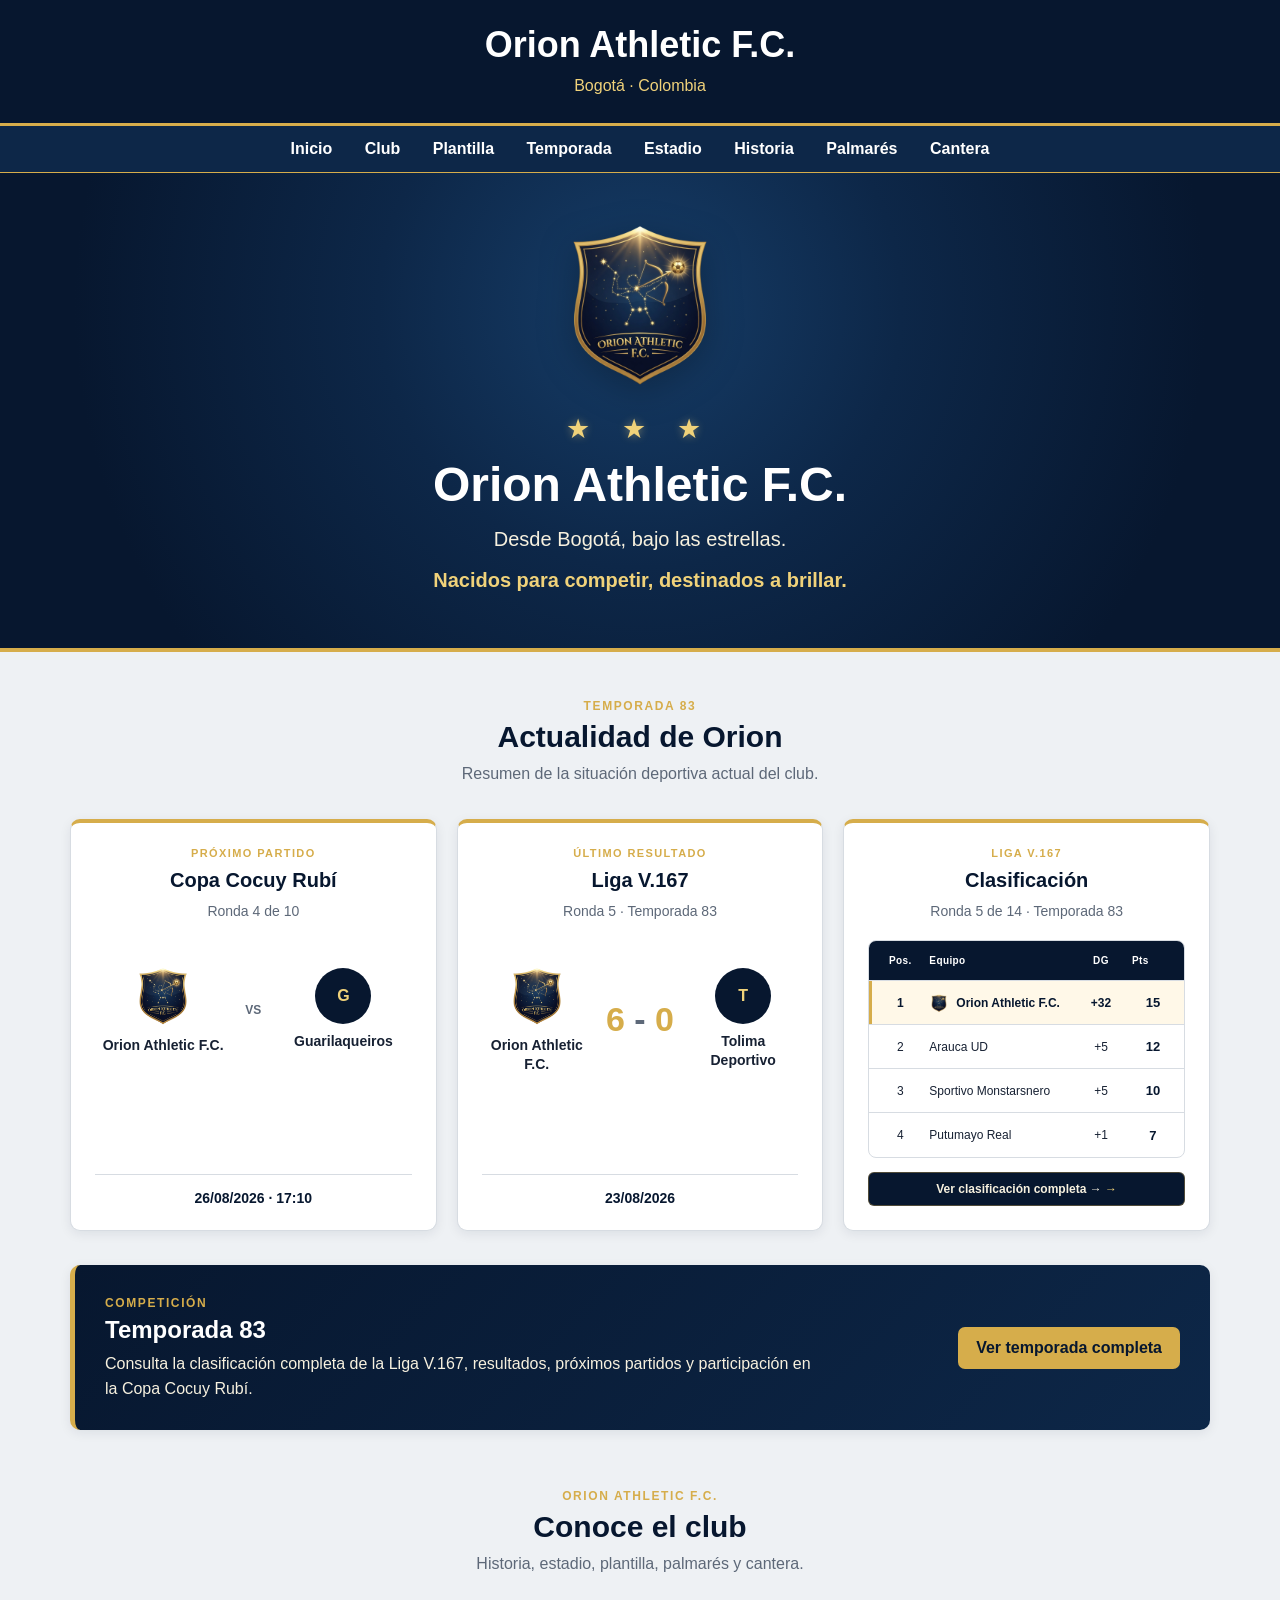
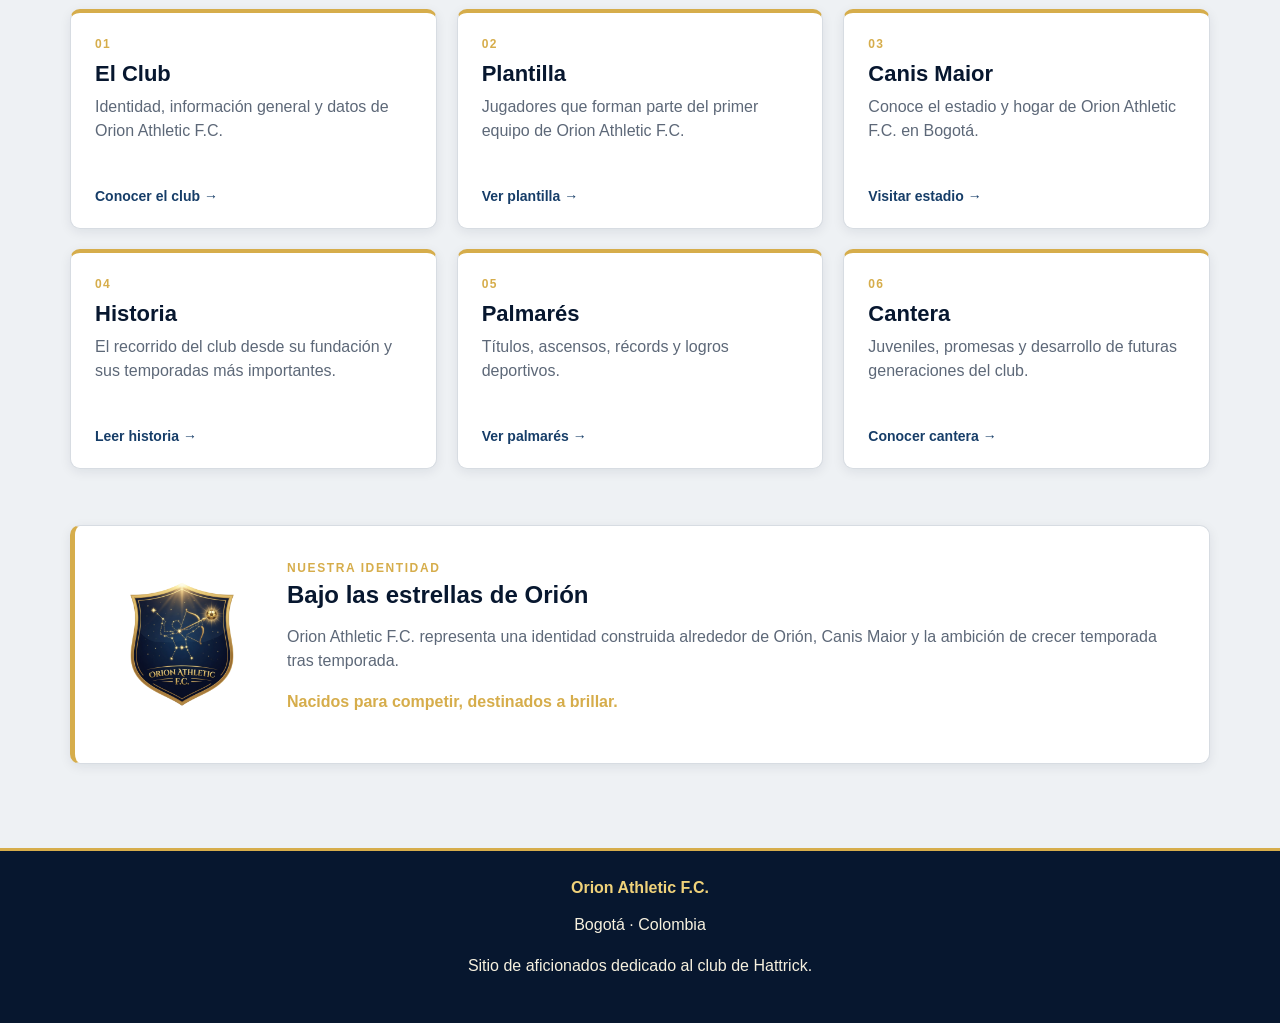
<file: index.html>
<!DOCTYPE html>
<html lang="es">

<head>
  <meta charset="UTF-8">

  <meta
    name="viewport"
    content="width=device-width, initial-scale=1.0"
  >

  <meta
    name="description"
    content="Sitio oficial de Orion Athletic F.C., club de Hattrick de Bogotá, Colombia."
  >

  <title>Orion Athletic F.C.</title>

  <link
    rel="stylesheet"
    href="css/styles.css"
  >
</head>

<body>

  <!-- =========================
       CABECERA
  ========================== -->

  <header>

    <h1>Orion Athletic F.C.</h1>

    <p>
      Bogotá · Colombia
    </p>

  </header>


  <!-- =========================
       NAVEGACIÓN
  ========================== -->

  <nav>

    <a href="index.html">Inicio</a>

    <a href="club.html">Club</a>

    <a href="plantilla.html">Plantilla</a>

    <a href="temporada.html">Temporada</a>

    <a href="estadio.html">Estadio</a>

    <a href="historia.html">Historia</a>

    <a href="palmares.html">Palmarés</a>

    <a href="cantera.html">Cantera</a>

  </nav>


  <!-- =========================
       PORTADA
  ========================== -->

  <section class="hero">

    <div class="hero-content">

      <img
        src="logoathletic.png"
        alt="Escudo de Orion Athletic F.C."
        class="hero-logo"
      >

      <div class="stars">
        ★ ★ ★
      </div>

      <h2>
        Orion Athletic F.C.
      </h2>

      <p>
        Desde Bogotá, bajo las estrellas.
      </p>

      <p class="hero-motto">
        Nacidos para competir, destinados a brillar.
      </p>

    </div>

  </section>


  <!-- =========================
       CONTENIDO PRINCIPAL
  ========================== -->

  <main class="container">


    <!-- =========================
         ACTUALIDAD
    ========================== -->

    <section class="section-heading">

      <span class="section-kicker">
        TEMPORADA 83
      </span>

      <h2>
        Actualidad de Orion
      </h2>

      <p>
        Resumen de la situación deportiva actual del club.
      </p>

    </section>


    <!-- =========================
         RESUMEN DEPORTIVO
    ========================== -->

    <div class="sports-grid">


      <!-- PRÓXIMO PARTIDO -->

      <article class="sports-card">

        <div class="card-label">
          PRÓXIMO PARTIDO
        </div>

        <h3>
          Copa Cocuy Rubí
        </h3>

        <p class="competition-detail">
          Ronda 4 de 10
        </p>


        <div class="match">

          <div class="match-team">

            <img
              src="logoathletic.png"
              alt="Orion Athletic F.C."
              class="team-logo"
            >

            <strong>
              Orion Athletic F.C.
            </strong>

          </div>


          <div class="match-vs">
            VS
          </div>


          <div class="match-team">

            <div class="team-placeholder">
              G
            </div>

            <strong>
              Guarilaqueiros
            </strong>

          </div>

        </div>


        <div class="match-date">
          26/08/2026 · 17:10
        </div>

      </article>


      <!-- ÚLTIMO RESULTADO -->

      <article class="sports-card">

        <div class="card-label">
          ÚLTIMO RESULTADO
        </div>

        <h3>
          Liga V.167
        </h3>

        <p class="competition-detail">
          Ronda 5 · Temporada 83
        </p>


        <div class="result-box">

          <div class="result-team">

            <img
              src="logoathletic.png"
              alt="Orion Athletic F.C."
              class="team-logo"
            >

            <strong>
              Orion Athletic F.C.
            </strong>

          </div>


          <div class="score">
            6 <span>-</span> 0
          </div>


          <div class="result-team">

            <div class="team-placeholder">
              T
            </div>

            <strong>
              Tolima Deportivo
            </strong>

          </div>

        </div>


        <div class="match-date">
          23/08/2026
        </div>

      </article>


      <!-- POSICIÓN DE LIGA -->

<article class="sports-card league-preview">

  <div class="card-label">
    LIGA V.167
  </div>

  <h3>
    Clasificación
  </h3>

  <p class="competition-detail">
    Ronda 5 de 14 · Temporada 83
  </p>

  <div class="mini-table">

    <div class="mini-row mini-header">
      <span>Pos.</span>
      <span>Equipo</span>
      <span>DG</span>
      <span>Pts</span>
    </div>

    <div class="mini-row mini-orion">
      <span>1</span>

      <span class="mini-team">
        <img
          src="logoathletic.png"
          alt=""
          class="mini-logo"
        >
        Orion Athletic F.C.
      </span>

      <span>+32</span>
      <strong>15</strong>
    </div>

    <div class="mini-row">
      <span>2</span>
      <span>Arauca UD</span>
      <span>+5</span>
      <strong>12</strong>
    </div>

    <div class="mini-row">
      <span>3</span>
      <span>Sportivo Monstarsnero</span>
      <span>+5</span>
      <strong>10</strong>
    </div>

    <div class="mini-row">
      <span>4</span>
      <span>Putumayo Real</span>
      <span>+1</span>
      <strong>7</strong>
    </div>

  </div>

  <a
    href="temporada.html"
    class="mini-table-link"
  >
    Ver clasificación completa →
  </a>

</article>

    </div>


    <!-- =========================
         ACCESO A TEMPORADA
    ========================== -->

    <section class="home-highlight">

      <div>

        <span class="section-kicker">
          COMPETICIÓN
        </span>

        <h2>
          Temporada 83
        </h2>

        <p>
          Consulta la clasificación completa de la Liga V.167,
          resultados, próximos partidos y participación en la
          Copa Cocuy Rubí.
        </p>

      </div>


      <a
        href="temporada.html"
        class="primary-button"
      >
        Ver temporada completa
      </a>

    </section>


    <!-- =========================
         CONOCER EL CLUB
    ========================== -->

    <section class="section-heading home-section-heading">

      <span class="section-kicker">
        ORION ATHLETIC F.C.
      </span>

      <h2>
        Conoce el club
      </h2>

      <p>
        Historia, estadio, plantilla, palmarés y cantera.
      </p>

    </section>


    <div class="home-links-grid">


      <!-- CLUB -->

      <a
        href="club.html"
        class="home-link-card"
      >

        <span class="home-card-number">
          01
        </span>

        <h3>
          El Club
        </h3>

        <p>
          Identidad, información general y datos de
          Orion Athletic F.C.
        </p>

        <span class="home-card-action">
          Conocer el club →
        </span>

      </a>


      <!-- PLANTILLA -->

      <a
        href="plantilla.html"
        class="home-link-card"
      >

        <span class="home-card-number">
          02
        </span>

        <h3>
          Plantilla
        </h3>

        <p>
          Jugadores que forman parte del primer equipo
          de Orion Athletic F.C.
        </p>

        <span class="home-card-action">
          Ver plantilla →
        </span>

      </a>


      <!-- ESTADIO -->

      <a
        href="estadio.html"
        class="home-link-card"
      >

        <span class="home-card-number">
          03
        </span>

        <h3>
          Canis Maior
        </h3>

        <p>
          Conoce el estadio y hogar de Orion Athletic F.C.
          en Bogotá.
        </p>

        <span class="home-card-action">
          Visitar estadio →
        </span>

      </a>


      <!-- HISTORIA -->

      <a
        href="historia.html"
        class="home-link-card"
      >

        <span class="home-card-number">
          04
        </span>

        <h3>
          Historia
        </h3>

        <p>
          El recorrido del club desde su fundación
          y sus temporadas más importantes.
        </p>

        <span class="home-card-action">
          Leer historia →
        </span>

      </a>


      <!-- PALMARÉS -->

      <a
        href="palmares.html"
        class="home-link-card"
      >

        <span class="home-card-number">
          05
        </span>

        <h3>
          Palmarés
        </h3>

        <p>
          Títulos, ascensos, récords y logros deportivos.
        </p>

        <span class="home-card-action">
          Ver palmarés →
        </span>

      </a>


      <!-- CANTERA -->

      <a
        href="cantera.html"
        class="home-link-card"
      >

        <span class="home-card-number">
          06
        </span>

        <h3>
          Cantera
        </h3>

        <p>
          Juveniles, promesas y desarrollo de futuras
          generaciones del club.
        </p>

        <span class="home-card-action">
          Conocer cantera →
        </span>

      </a>

    </div>


    <!-- =========================
         IDENTIDAD
    ========================== -->

    <section class="home-identity">

      <img
        src="logoathletic.png"
        alt="Escudo de Orion Athletic F.C."
        class="home-identity-logo"
      >


      <div>

        <span class="section-kicker">
          NUESTRA IDENTIDAD
        </span>

        <h2>
          Bajo las estrellas de Orión
        </h2>

        <p>
          Orion Athletic F.C. representa una identidad
          construida alrededor de Orión, Canis Maior y
          la ambición de crecer temporada tras temporada.
        </p>

        <p class="identity-motto">
          Nacidos para competir, destinados a brillar.
        </p>

      </div>

    </section>

  </main>


  <!-- =========================
       FOOTER
  ========================== -->

  <footer>

    <strong>
      Orion Athletic F.C.
    </strong>

    <p>
      Bogotá · Colombia
    </p>

    <p>
      Sitio de aficionados dedicado al club de Hattrick.
    </p>

  </footer>

</body>

</html>
</file>
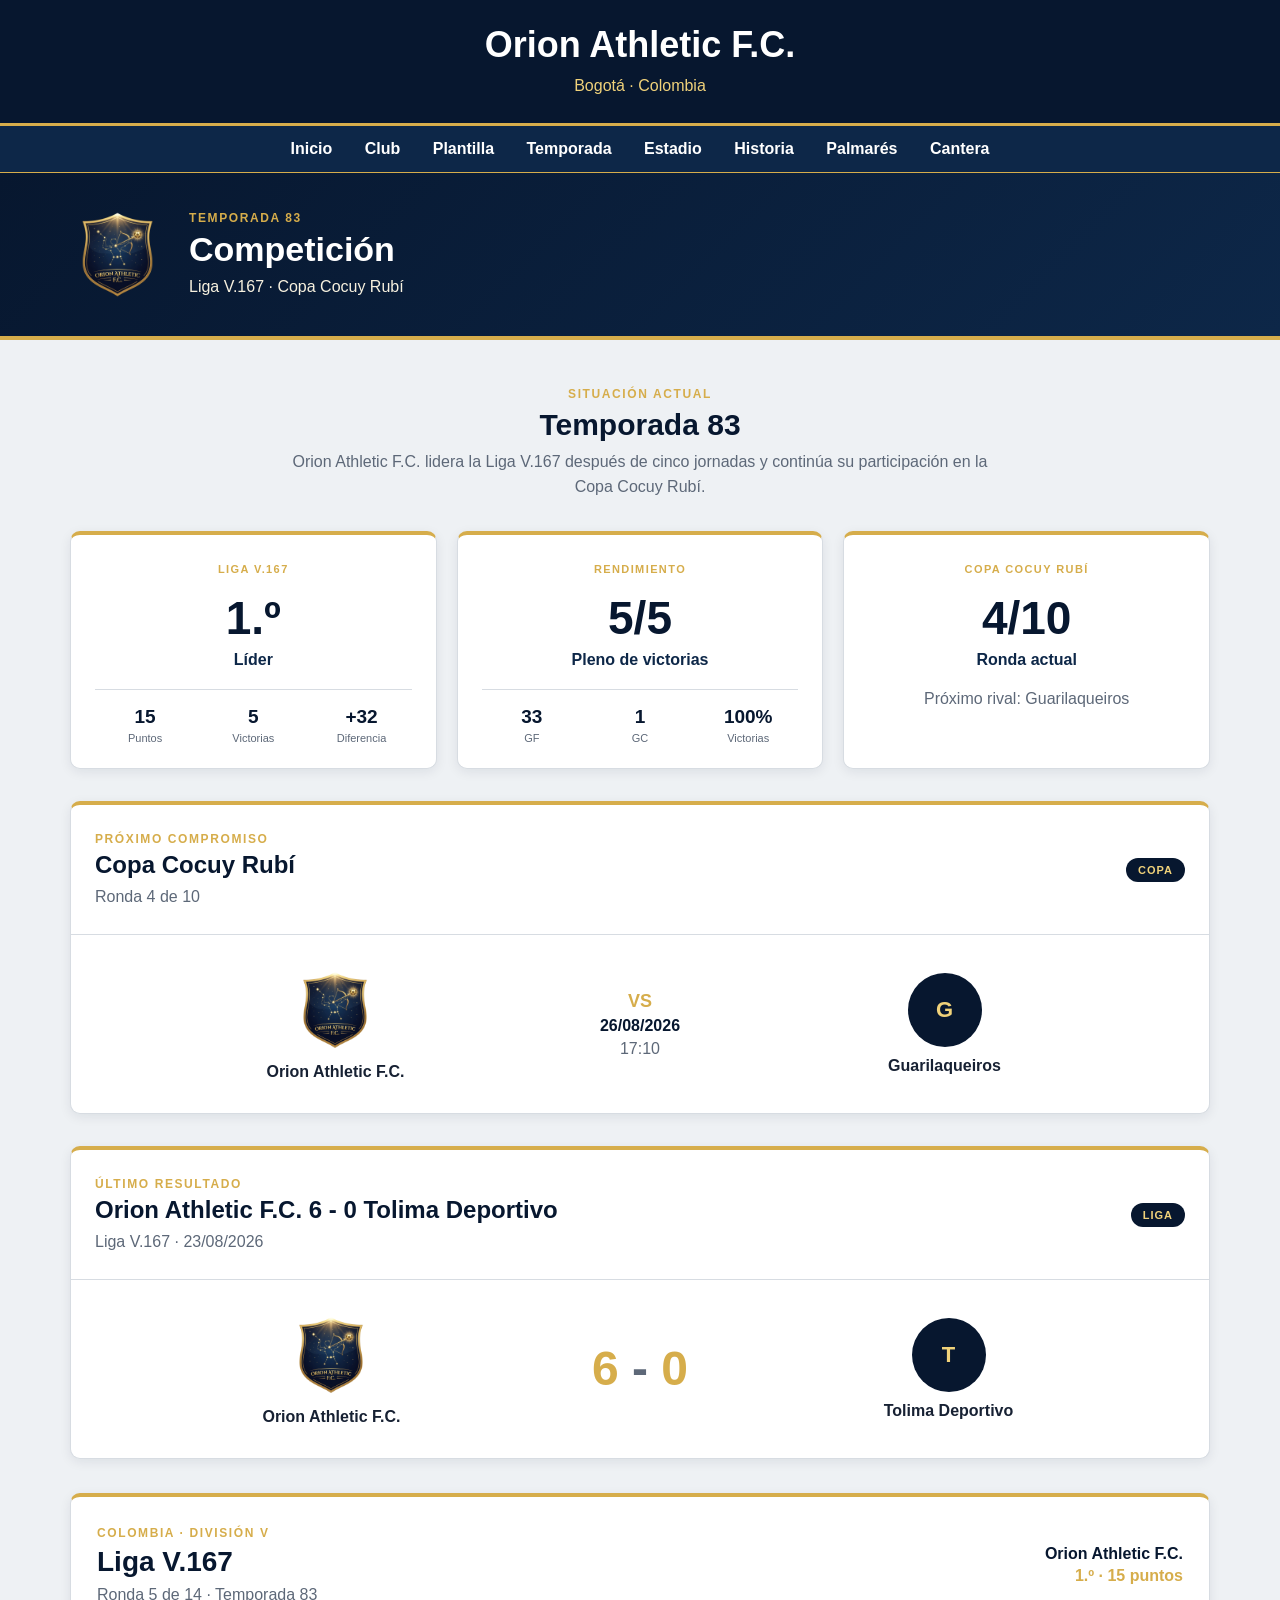
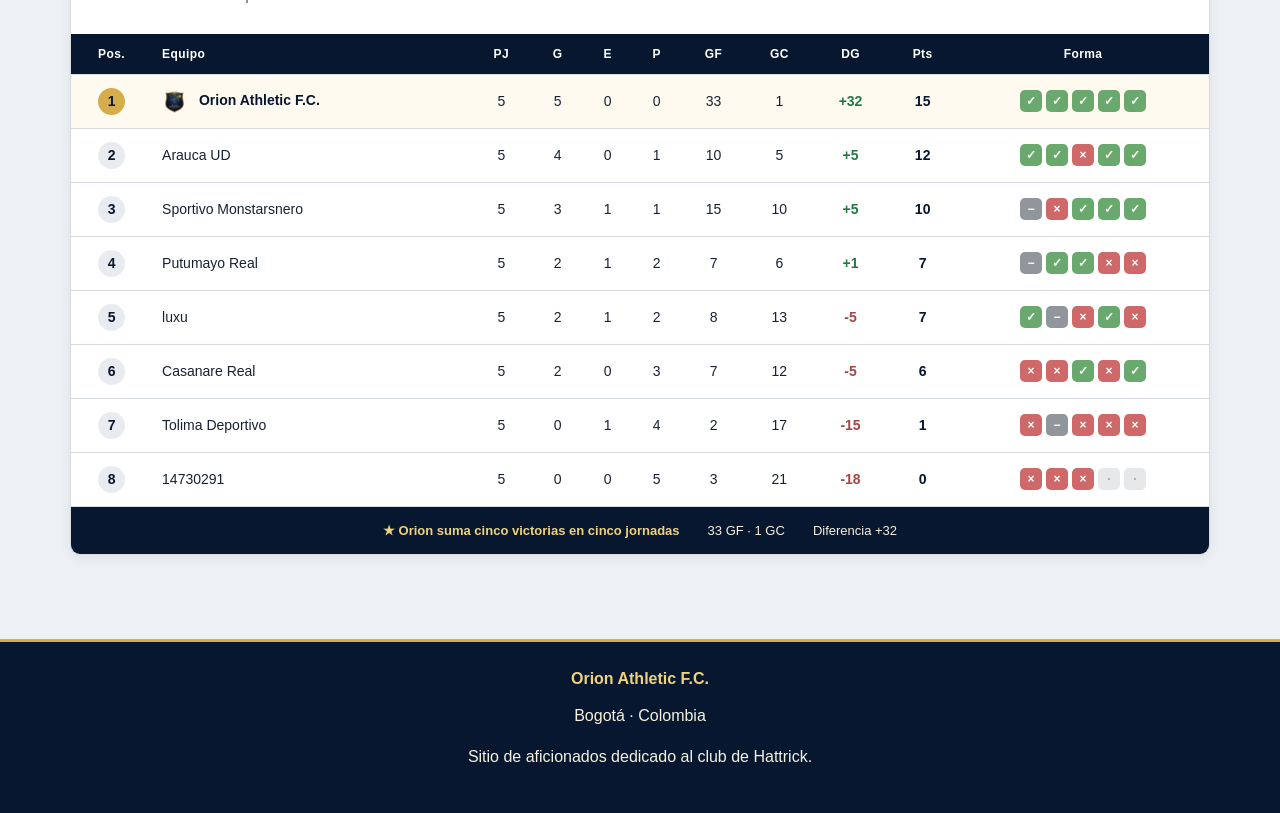
<file: temporada.html>
<!DOCTYPE html>
<html lang="es">

<head>
  <meta charset="UTF-8">

  <meta
    name="viewport"
    content="width=device-width, initial-scale=1.0"
  >

  <meta
    name="description"
    content="Temporada 83 de Orion Athletic F.C. en Hattrick. Liga V.167, Copa Cocuy Rubí, resultados y clasificación."
  >

  <title>Temporada 83 | Orion Athletic F.C.</title>

  <link
    rel="stylesheet"
    href="css/styles.css"
  >
</head>

<body>

  <!-- =========================
       CABECERA
  ========================== -->

  <header>

    <h1>Orion Athletic F.C.</h1>

    <p>
      Bogotá · Colombia
    </p>

  </header>


  <!-- =========================
       NAVEGACIÓN
  ========================== -->

  <nav>

    <a href="index.html">Inicio</a>
    <a href="club.html">Club</a>
    <a href="plantilla.html">Plantilla</a>
    <a href="temporada.html">Temporada</a>
    <a href="estadio.html">Estadio</a>
    <a href="historia.html">Historia</a>
    <a href="palmares.html">Palmarés</a>
    <a href="cantera.html">Cantera</a>

  </nav>


  <!-- =========================
       CABECERA DE TEMPORADA
  ========================== -->

  <section class="season-hero">

    <div class="season-hero-content">

      <img
        src="logoathletic.png"
        alt="Escudo de Orion Athletic F.C."
        class="season-logo"
      >

      <div>

        <span class="section-kicker">
          TEMPORADA 83
        </span>

        <h2>
          Competición
        </h2>

        <p>
          Liga V.167 · Copa Cocuy Rubí
        </p>

      </div>

    </div>

  </section>


  <!-- =========================
       CONTENIDO PRINCIPAL
  ========================== -->

  <main class="container">


    <!-- =========================
         RESUMEN DE TEMPORADA
    ========================== -->

    <section class="section-heading">

      <span class="section-kicker">
        SITUACIÓN ACTUAL
      </span>

      <h2>
        Temporada 83
      </h2>

      <p>
        Orion Athletic F.C. lidera la Liga V.167 después
        de cinco jornadas y continúa su participación en
        la Copa Cocuy Rubí.
      </p>

    </section>


    <div class="season-summary-grid">


      <!-- LIGA -->

      <article class="season-summary-card">

        <span class="card-label">
          LIGA V.167
        </span>

        <div class="summary-big-number">
          1.º
        </div>

        <strong class="summary-title">
          Líder
        </strong>

        <div class="summary-stats">

          <div>
            <strong>15</strong>
            <span>Puntos</span>
          </div>

          <div>
            <strong>5</strong>
            <span>Victorias</span>
          </div>

          <div>
            <strong>+32</strong>
            <span>Diferencia</span>
          </div>

        </div>

      </article>


      <!-- RENDIMIENTO -->

      <article class="season-summary-card">

        <span class="card-label">
          RENDIMIENTO
        </span>

        <div class="summary-big-number">
          5/5
        </div>

        <strong class="summary-title">
          Pleno de victorias
        </strong>

        <div class="summary-stats">

          <div>
            <strong>33</strong>
            <span>GF</span>
          </div>

          <div>
            <strong>1</strong>
            <span>GC</span>
          </div>

          <div>
            <strong>100%</strong>
            <span>Victorias</span>
          </div>

        </div>

      </article>


      <!-- COPA -->

      <article class="season-summary-card">

        <span class="card-label">
          COPA COCUY RUBÍ
        </span>

        <div class="summary-big-number">
          4/10
        </div>

        <strong class="summary-title">
          Ronda actual
        </strong>

        <p class="summary-note">
          Próximo rival: Guarilaqueiros
        </p>

      </article>

    </div>


    <!-- =========================
         PRÓXIMO PARTIDO
    ========================== -->

    <section class="season-block">

      <div class="season-block-header">

        <div>

          <span class="section-kicker">
            PRÓXIMO COMPROMISO
          </span>

          <h2>
            Copa Cocuy Rubí
          </h2>

          <p>
            Ronda 4 de 10
          </p>

        </div>

        <div class="competition-badge">
          COPA
        </div>

      </div>


      <div class="featured-match">

        <div class="featured-team">

          <img
            src="logoathletic.png"
            alt="Orion Athletic F.C."
            class="featured-logo"
          >

          <strong>
            Orion Athletic F.C.
          </strong>

        </div>


        <div class="featured-center">

          <span class="featured-vs">
            VS
          </span>

          <strong class="featured-date">
            26/08/2026
          </strong>

          <span>
            17:10
          </span>

        </div>


        <div class="featured-team">

          <div class="featured-placeholder">
            G
          </div>

          <strong>
            Guarilaqueiros
          </strong>

        </div>

      </div>

    </section>


    <!-- =========================
         ÚLTIMO PARTIDO
    ========================== -->

    <section class="season-block">

      <div class="season-block-header">

        <div>

          <span class="section-kicker">
            ÚLTIMO RESULTADO
          </span>

          <h2>
            Orion Athletic F.C. 6 - 0 Tolima Deportivo
          </h2>

          <p>
            Liga V.167 · 23/08/2026
          </p>

        </div>

        <div class="competition-badge">
          LIGA
        </div>

      </div>


      <div class="featured-result">

        <div class="featured-team">

          <img
            src="logoathletic.png"
            alt="Orion Athletic F.C."
            class="featured-logo"
          >

          <strong>
            Orion Athletic F.C.
          </strong>

        </div>


        <div class="featured-score">
          6 <span>-</span> 0
        </div>


        <div class="featured-team">

          <div class="featured-placeholder">
            T
          </div>

          <strong>
            Tolima Deportivo
          </strong>

        </div>

      </div>

    </section>


    <!-- =========================
         CLASIFICACIÓN COMPLETA
    ========================== -->

    <section class="league-section">

      <div class="league-header">

        <div>

          <span class="section-kicker">
            COLOMBIA · DIVISIÓN V
          </span>

          <h2>
            Liga V.167
          </h2>

          <p>
            Ronda 5 de 14 · Temporada 83
          </p>

        </div>


        <div class="league-status">

          <strong>
            Orion Athletic F.C.
          </strong>

          <span>
            1.º · 15 puntos
          </span>

        </div>

      </div>


      <div class="table-wrapper">

        <table class="league-table">

          <thead>

            <tr>
              <th>Pos.</th>
              <th class="team-column">Equipo</th>
              <th>PJ</th>
              <th>G</th>
              <th>E</th>
              <th>P</th>
              <th>GF</th>
              <th>GC</th>
              <th>DG</th>
              <th>Pts</th>
              <th>Forma</th>
            </tr>

          </thead>


          <tbody>


            <!-- ORION -->

            <tr class="orion-row">

              <td>
                <span class="position-badge first">
                  1
                </span>
              </td>

              <td class="team-name">

                <img
                  src="logoathletic.png"
                  alt=""
                  class="table-logo"
                >

                Orion Athletic F.C.

              </td>

              <td>5</td>
              <td>5</td>
              <td>0</td>
              <td>0</td>
              <td>33</td>
              <td>1</td>
              <td class="positive">+32</td>
              <td class="points">15</td>

              <td>

                <div class="form">
                  <span class="win">✓</span>
                  <span class="win">✓</span>
                  <span class="win">✓</span>
                  <span class="win">✓</span>
                  <span class="win">✓</span>
                </div>

              </td>

            </tr>


            <!-- ARAUCA -->

            <tr>

              <td>
                <span class="position-badge">
                  2
                </span>
              </td>

              <td class="team-name">
                Arauca UD
              </td>

              <td>5</td>
              <td>4</td>
              <td>0</td>
              <td>1</td>
              <td>10</td>
              <td>5</td>
              <td class="positive">+5</td>
              <td class="points">12</td>

              <td>

                <div class="form">
                  <span class="win">✓</span>
                  <span class="win">✓</span>
                  <span class="loss">×</span>
                  <span class="win">✓</span>
                  <span class="win">✓</span>
                </div>

              </td>

            </tr>


            <!-- SPORTIVO -->

            <tr>

              <td>
                <span class="position-badge">
                  3
                </span>
              </td>

              <td class="team-name">
                Sportivo Monstarsnero
              </td>

              <td>5</td>
              <td>3</td>
              <td>1</td>
              <td>1</td>
              <td>15</td>
              <td>10</td>
              <td class="positive">+5</td>
              <td class="points">10</td>

              <td>

                <div class="form">
                  <span class="draw">−</span>
                  <span class="loss">×</span>
                  <span class="win">✓</span>
                  <span class="win">✓</span>
                  <span class="win">✓</span>
                </div>

              </td>

            </tr>


            <!-- PUTUMAYO -->

            <tr>

              <td>
                <span class="position-badge">
                  4
                </span>
              </td>

              <td class="team-name">
                Putumayo Real
              </td>

              <td>5</td>
              <td>2</td>
              <td>1</td>
              <td>2</td>
              <td>7</td>
              <td>6</td>
              <td class="positive">+1</td>
              <td class="points">7</td>

              <td>

                <div class="form">
                  <span class="draw">−</span>
                  <span class="win">✓</span>
                  <span class="win">✓</span>
                  <span class="loss">×</span>
                  <span class="loss">×</span>
                </div>

              </td>

            </tr>


            <!-- LUXU -->

            <tr>

              <td>
                <span class="position-badge">
                  5
                </span>
              </td>

              <td class="team-name">
                luxu
              </td>

              <td>5</td>
              <td>2</td>
              <td>1</td>
              <td>2</td>
              <td>8</td>
              <td>13</td>
              <td class="negative">-5</td>
              <td class="points">7</td>

              <td>

                <div class="form">
                  <span class="win">✓</span>
                  <span class="draw">−</span>
                  <span class="loss">×</span>
                  <span class="win">✓</span>
                  <span class="loss">×</span>
                </div>

              </td>

            </tr>


            <!-- CASANARE -->

            <tr>

              <td>
                <span class="position-badge">
                  6
                </span>
              </td>

              <td class="team-name">
                Casanare Real
              </td>

              <td>5</td>
              <td>2</td>
              <td>0</td>
              <td>3</td>
              <td>7</td>
              <td>12</td>
              <td class="negative">-5</td>
              <td class="points">6</td>

              <td>

                <div class="form">
                  <span class="loss">×</span>
                  <span class="loss">×</span>
                  <span class="win">✓</span>
                  <span class="loss">×</span>
                  <span class="win">✓</span>
                </div>

              </td>

            </tr>


            <!-- TOLIMA -->

            <tr>

              <td>
                <span class="position-badge">
                  7
                </span>
              </td>

              <td class="team-name">
                Tolima Deportivo
              </td>

              <td>5</td>
              <td>0</td>
              <td>1</td>
              <td>4</td>
              <td>2</td>
              <td>17</td>
              <td class="negative">-15</td>
              <td class="points">1</td>

              <td>

                <div class="form">
                  <span class="loss">×</span>
                  <span class="draw">−</span>
                  <span class="loss">×</span>
                  <span class="loss">×</span>
                  <span class="loss">×</span>
                </div>

              </td>

            </tr>


            <!-- BOT -->

            <tr>

              <td>
                <span class="position-badge">
                  8
                </span>
              </td>

              <td class="team-name">
                14730291
              </td>

              <td>5</td>
              <td>0</td>
              <td>0</td>
              <td>5</td>
              <td>3</td>
              <td>21</td>
              <td class="negative">-18</td>
              <td class="points">0</td>

              <td>

                <div class="form">
                  <span class="loss">×</span>
                  <span class="loss">×</span>
                  <span class="loss">×</span>
                  <span class="empty">·</span>
                  <span class="empty">·</span>
                </div>

              </td>

            </tr>

          </tbody>

        </table>

      </div>


      <div class="league-note">

        <span>
          ★ Orion suma cinco victorias en cinco jornadas
        </span>

        <span>
          33 GF · 1 GC
        </span>

        <span>
          Diferencia +32
        </span>

      </div>

    </section>

  </main>


  <!-- =========================
       FOOTER
  ========================== -->

  <footer>

    <strong>
      Orion Athletic F.C.
    </strong>

    <p>
      Bogotá · Colombia
    </p>

    <p>
      Sitio de aficionados dedicado al club de Hattrick.
    </p>

  </footer>

</body>

</html>
</file>
<file: css/styles.css>
:root {
  /* =========================
     IDENTIDAD ORION ATHLETIC F.C.
  ========================= */

  --azul-noche: #07172f;
  --azul-oscuro: #0d2748;
  --azul-medio: #163d68;

  --dorado: #d6ad4b;
  --dorado-claro: #f0d27a;

  --crema: #f7f1df;
  --blanco: #ffffff;

  --fondo: #eef1f4;
  --texto: #172133;
  --texto-suave: #5d6878;

  --borde: #d7dce2;

  --verde-victoria: #69a96d;
  --rojo-derrota: #cf6868;
  --gris-empate: #90969b;

  --sombra-suave: 0 3px 12px rgba(7, 23, 47, 0.08);
  --sombra-media: 0 7px 20px rgba(7, 23, 47, 0.12);

  --radio: 10px;
}


/* =========================
   RESET / BASE
========================= */

* {
  box-sizing: border-box;
}

html {
  scroll-behavior: smooth;
}

body {
  margin: 0;
  font-family: Arial, Helvetica, sans-serif;
  background: var(--fondo);
  color: var(--texto);
}

img {
  max-width: 100%;
}

a {
  color: var(--azul-medio);
}

a:hover {
  color: var(--dorado);
}

h1,
h2,
h3,
h4 {
  color: var(--azul-noche);
}

p {
  line-height: 1.55;
}


/* =========================
   CABECERA GENERAL
========================= */

header {
  background: var(--azul-noche);
  color: var(--blanco);
  padding: 24px 20px;
  text-align: center;
  border-bottom: 3px solid var(--dorado);
}

header h1 {
  margin: 0;
  color: var(--blanco);
  font-size: 36px;
}

header p {
  margin: 8px 0 0;
  color: var(--dorado-claro);
}


/* =========================
   MENÚ GENERAL
========================= */

nav {
  background: var(--azul-oscuro);
  padding: 14px 20px;
  text-align: center;
  border-bottom: 1px solid var(--dorado);
}

nav a {
  display: inline-block;
  margin: 0 14px;
  color: var(--blanco);
  text-decoration: none;
  font-weight: bold;

  transition:
    color 0.2s ease,
    opacity 0.2s ease;
}

nav a:hover {
  color: var(--dorado-claro);
}


/* =========================
   CONTENEDOR GENERAL
========================= */

.container {
  width: 100%;
  max-width: 1180px;
  margin: 0 auto;
  padding: 44px 20px;
}


/* =========================
   PORTADA PRINCIPAL
========================= */

.hero {
  min-height: 390px;

  display: flex;
  align-items: center;
  justify-content: center;

  padding: 42px 20px;

  text-align: center;

  color: var(--blanco);

  background:
    radial-gradient(
      circle at 50% 28%,
      #163d68 0%,
      #0d2748 36%,
      #07172f 78%
    );

  border-bottom: 4px solid var(--dorado);
}

.hero-content {
  width: 100%;
  max-width: 760px;
  margin: 0 auto;
}

.hero-logo {
  display: block;

  width: 180px;
  max-width: 45vw;
  height: auto;

  margin: 0 auto 18px;

  filter:
    drop-shadow(
      0 8px 18px rgba(0, 0, 0, 0.28)
    );
}

.hero .stars {
  margin-bottom: 10px;
  color: var(--dorado-claro);
  font-size: 27px;
  letter-spacing: 12px;

  text-shadow:
    0 0 8px rgba(240, 210, 122, 0.45);
}

.hero h2 {
  margin: 12px 0;
  color: var(--blanco);
  font-size: 48px;
}

.hero p {
  margin: 10px 0;
  color: var(--crema);
  font-size: 20px;
}

.hero-motto {
  color: var(--dorado-claro) !important;
  font-weight: bold;
}


/* =========================
   CABECERA DE PÁGINAS INTERNAS
========================= */

.page-hero,
.season-hero {
  background:
    linear-gradient(
      135deg,
      var(--azul-noche),
      var(--azul-oscuro)
    );

  color: var(--blanco);

  border-bottom: 4px solid var(--dorado);
}

.page-hero-content,
.season-hero-content {
  width: 100%;
  max-width: 1180px;
  margin: 0 auto;

  padding: 34px 20px;

  display: flex;
  align-items: center;

  gap: 24px;
}

.page-logo,
.season-logo {
  width: 95px;
  height: auto;
  flex-shrink: 0;
}

.page-hero h2,
.season-hero h2 {
  margin: 4px 0 6px;
  color: var(--blanco);
  font-size: 34px;
}

.page-hero p,
.season-hero p {
  margin: 0;
  color: var(--crema);
}


/* =========================
   TÍTULOS DE SECCIÓN
========================= */

.section-heading {
  max-width: 720px;
  margin: 0 auto 32px;
  text-align: center;
}

.section-heading h2 {
  margin: 6px 0 8px;
  color: var(--azul-noche);
  font-size: 30px;
}

.section-heading p {
  margin: 0;
  color: var(--texto-suave);
}

.section-kicker {
  color: var(--dorado);
  font-size: 12px;
  font-weight: bold;
  letter-spacing: 1.6px;
}


/* =========================
   TARJETAS GENERALES
========================= */

.card {
  background: var(--blanco);

  border: 1px solid var(--borde);
  border-top: 4px solid var(--dorado);

  border-radius: var(--radio);

  padding: 24px;

  box-shadow: var(--sombra-suave);

  transition:
    transform 0.2s ease,
    box-shadow 0.2s ease;
}

.card:hover {
  transform: translateY(-2px);
  box-shadow: var(--sombra-media);
}

.card h3 {
  margin-top: 0;
  color: var(--azul-oscuro);
}

.card p:last-child {
  margin-bottom: 0;
}


/* =========================
   GRID GENERAL
========================= */

.grid {
  display: grid;

  grid-template-columns:
    repeat(3, minmax(0, 1fr));

  gap: 20px;
}


/* =========================
   TARJETAS DEPORTIVAS
========================= */

.sports-grid {
  display: grid;

  grid-template-columns:
    repeat(3, minmax(0, 1fr));

  gap: 20px;

  align-items: stretch;
}

.sports-card {
  display: flex;
  flex-direction: column;

  background: var(--blanco);

  border: 1px solid var(--borde);
  border-top: 4px solid var(--dorado);

  border-radius: var(--radio);

  padding: 24px;

  text-align: center;

  box-shadow: var(--sombra-suave);

  transition:
    transform 0.2s ease,
    box-shadow 0.2s ease;
}

.sports-card:hover {
  transform: translateY(-2px);
  box-shadow: var(--sombra-media);
}

.sports-card h3 {
  margin: 10px 0 4px;
  color: var(--azul-noche);
  font-size: 20px;
}

.card-label {
  display: inline-block;
  color: var(--dorado);
  font-size: 11px;
  font-weight: bold;
  letter-spacing: 1.4px;
}

.competition-detail {
  margin: 5px 0 22px;
  color: var(--texto-suave);
  font-size: 14px;
}


/* =========================
   PARTIDOS
========================= */

.match,
.result-box {
  display: grid;

  grid-template-columns:
    minmax(0, 1fr)
    auto
    minmax(0, 1fr);

  align-items: center;

  gap: 14px;

  margin: 20px 0 22px;
}

.match-team,
.result-team {
  display: flex;
  flex-direction: column;
  align-items: center;
  gap: 8px;
  min-width: 0;
}

.match-team strong,
.result-team strong {
  font-size: 14px;
  line-height: 1.35;
}

.team-logo {
  width: 64px;
  height: 64px;
  object-fit: contain;
}

.team-placeholder {
  width: 56px;
  height: 56px;

  display: flex;
  align-items: center;
  justify-content: center;

  border-radius: 50%;

  background: var(--azul-noche);
  color: var(--dorado-claro);

  font-weight: bold;
}

.match-vs {
  color: var(--texto-suave);
  font-size: 12px;
  font-weight: bold;
}

.match-date {
  margin-top: auto;

  padding-top: 15px;

  border-top: 1px solid var(--borde);

  color: var(--azul-noche);

  font-size: 14px;
  font-weight: bold;
}

.score {
  color: var(--dorado);

  font-size: 34px;
  font-weight: bold;

  white-space: nowrap;
}

.score span {
  color: var(--texto-suave);
}


/* =========================
   MINI CLASIFICACIÓN - HOME
========================= */

.league-preview {
  text-align: left;
}

.league-preview h3,
.league-preview .card-label,
.league-preview .competition-detail {
  text-align: center;
}

.league-preview .competition-detail {
  margin-bottom: 10px;
}

.mini-league-status {
  margin: 0 auto 16px;

  text-align: center;

  color: var(--texto-suave);

  font-size: 12px;
}

.mini-league-status strong {
  color: var(--dorado);
}

.mini-table {
  margin-top: 8px;

  border: 1px solid var(--borde);

  border-radius: 8px;

  overflow: hidden;

  background: var(--blanco);
}

.mini-row {
  display: grid;

  grid-template-columns:
    42px
    minmax(0, 1fr)
    46px
    42px;

  align-items: center;

  gap: 8px;

  min-height: 44px;

  padding: 8px 10px;

  border-bottom: 1px solid var(--borde);

  font-size: 12px;
}

.mini-row:last-child {
  border-bottom: none;
}

.mini-header {
  min-height: 40px;

  background: var(--azul-noche);

  color: var(--blanco);

  font-size: 10px;
  font-weight: bold;

  letter-spacing: 0.4px;
}

.mini-header span:nth-child(2) {
  text-align: left;
}

.mini-row > span:first-child,
.mini-row > span:nth-child(3),
.mini-row > strong:last-child {
  text-align: center;
}

.mini-orion {
  background: #fff8e8;

  color: var(--azul-noche);

  font-weight: bold;

  box-shadow:
    inset 3px 0 0 var(--dorado);
}

.mini-orion > span:first-child {
  color: var(--azul-noche);
  font-weight: bold;
}

.mini-team {
  display: flex;

  align-items: center;

  gap: 7px;

  min-width: 0;

  white-space: nowrap;
}

.mini-logo {
  width: 20px;
  height: 20px;

  object-fit: contain;

  flex-shrink: 0;
}

.mini-row:nth-child(n + 3) span:nth-child(2) {
  overflow: hidden;

  text-overflow: ellipsis;

  white-space: nowrap;
}

.mini-row strong:last-child {
  color: var(--azul-noche);

  font-size: 13px;
}

.mini-table-link {
  display: block;

  margin-top: 14px;

  padding: 9px 12px;

  text-align: center;

  border-radius: 6px;

  background: var(--azul-noche);

  color: var(--crema);

  text-decoration: none;

  font-size: 12px;

  font-weight: bold;

  border: 1px solid rgba(214, 173, 75, 0.35);

  transition:
    background 0.2s ease,
    color 0.2s ease,
    border-color 0.2s ease,
    transform 0.2s ease;
}

.mini-table-link::after {
  content: "  →";

  color: var(--dorado-claro);
}

.mini-table-link:hover {
  background: var(--azul-oscuro);

  color: var(--blanco);

  border-color: var(--dorado);

  transform: translateY(-1px);
}


/* =========================
   RESUMEN DE LIGA
========================= */

.position-number {
  margin-top: 12px;
  color: var(--azul-noche);
  font-size: 52px;
  font-weight: bold;
}

.position-label {
  display: inline-block;

  margin: 0 auto 22px;

  padding: 5px 12px;

  border-radius: 20px;

  background: var(--dorado);
  color: var(--azul-noche);

  font-size: 11px;
  font-weight: bold;

  letter-spacing: 1px;
}

.league-metrics {
  display: grid;

  grid-template-columns:
    repeat(3, 1fr);

  gap: 8px;

  padding: 15px 0;

  border-top: 1px solid var(--borde);
  border-bottom: 1px solid var(--borde);
}

.league-metrics div {
  display: flex;
  flex-direction: column;
  gap: 4px;
}

.league-metrics strong {
  color: var(--azul-noche);
  font-size: 21px;
}

.league-metrics span {
  color: var(--texto-suave);
  font-size: 11px;
}

.league-gap {
  margin: 16px 0 0;
  color: var(--texto-suave);
  font-size: 13px;
}


/* =========================
   INICIO - BLOQUE DESTACADO
========================= */

.home-highlight {
  margin-top: 34px;

  padding: 28px 30px;

  display: flex;

  align-items: center;
  justify-content: space-between;

  gap: 30px;

  background:
    linear-gradient(
      135deg,
      var(--azul-noche),
      var(--azul-oscuro)
    );

  border-left: 5px solid var(--dorado);

  border-radius: var(--radio);

  box-shadow: var(--sombra-suave);
}

.home-highlight h2 {
  margin: 5px 0 8px;
  color: var(--blanco);
}

.home-highlight p {
  margin: 0;

  max-width: 720px;

  color: var(--crema);
}


/* =========================
   BOTONES
========================= */

.primary-button {
  display: inline-block;

  flex-shrink: 0;

  padding: 12px 18px;

  border-radius: 7px;

  background: var(--dorado);

  color: var(--azul-noche);

  text-decoration: none;

  font-weight: bold;

  transition:
    background 0.2s ease,
    transform 0.2s ease;
}

.primary-button:hover {
  background: var(--dorado-claro);
  color: var(--azul-noche);
  transform: translateY(-1px);
}


/* =========================
   INICIO - ACCESOS A SECCIONES
========================= */

.home-section-heading {
  margin-top: 56px;
}

.home-links-grid {
  display: grid;

  grid-template-columns:
    repeat(3, minmax(0, 1fr));

  gap: 20px;
}

.home-link-card {
  position: relative;

  display: flex;
  flex-direction: column;

  min-height: 220px;

  padding: 24px;

  background: var(--blanco);

  border: 1px solid var(--borde);
  border-top: 4px solid var(--dorado);

  border-radius: var(--radio);

  text-decoration: none;

  box-shadow: var(--sombra-suave);

  transition:
    transform 0.2s ease,
    box-shadow 0.2s ease,
    border-color 0.2s ease;
}

.home-link-card:hover {
  transform: translateY(-3px);
  box-shadow: var(--sombra-media);
  border-color: var(--dorado);
}

.home-card-number {
  color: var(--dorado);
  font-size: 12px;
  font-weight: bold;
  letter-spacing: 1.3px;
}

.home-link-card h3 {
  margin: 10px 0 8px;
  color: var(--azul-noche);
  font-size: 22px;
}

.home-link-card p {
  margin: 0;
  color: var(--texto-suave);
}

.home-card-action {
  margin-top: auto;
  padding-top: 18px;
  color: var(--azul-medio);
  font-weight: bold;
  font-size: 14px;
}


/* =========================
   INICIO - IDENTIDAD
========================= */

.home-identity {
  margin-top: 56px;

  padding: 32px;

  display: grid;

  grid-template-columns:
    150px
    minmax(0, 1fr);

  gap: 30px;

  align-items: center;

  background: var(--blanco);

  border: 1px solid var(--borde);
  border-left: 5px solid var(--dorado);

  border-radius: var(--radio);

  box-shadow: var(--sombra-suave);
}

.home-identity-logo {
  width: 140px;
  height: auto;
  margin: 0 auto;
}

.home-identity h2 {
  margin: 5px 0 10px;
}

.home-identity p {
  color: var(--texto-suave);
}

.identity-motto {
  color: var(--dorado) !important;
  font-weight: bold;
}


/* =========================
   TEMPORADA - RESUMEN
========================= */

.season-summary-grid {
  display: grid;

  grid-template-columns:
    repeat(3, minmax(0, 1fr));

  gap: 20px;
}

.season-summary-card {
  padding: 24px;

  text-align: center;

  background: var(--blanco);

  border: 1px solid var(--borde);
  border-top: 4px solid var(--dorado);

  border-radius: var(--radio);

  box-shadow: var(--sombra-suave);
}

.summary-big-number {
  margin: 14px 0 6px;
  color: var(--azul-noche);
  font-size: 46px;
  font-weight: bold;
}

.summary-title {
  color: var(--azul-oscuro);
}

.summary-stats {
  margin-top: 20px;
  padding-top: 16px;

  display: grid;

  grid-template-columns:
    repeat(3, 1fr);

  gap: 8px;

  border-top: 1px solid var(--borde);
}

.summary-stats div {
  display: flex;
  flex-direction: column;
  gap: 4px;
}

.summary-stats strong {
  color: var(--azul-noche);
  font-size: 19px;
}

.summary-stats span {
  color: var(--texto-suave);
  font-size: 11px;
}

.summary-note {
  margin: 18px 0 0;
  color: var(--texto-suave);
}


/* =========================
   TEMPORADA - BLOQUES
========================= */

.season-block {
  margin-top: 32px;

  background: var(--blanco);

  border: 1px solid var(--borde);
  border-top: 4px solid var(--dorado);

  border-radius: var(--radio);

  box-shadow: var(--sombra-suave);

  overflow: hidden;
}

.season-block-header {
  padding: 24px;

  display: flex;

  align-items: center;
  justify-content: space-between;

  gap: 20px;

  border-bottom: 1px solid var(--borde);
}

.season-block-header h2 {
  margin: 4px 0 6px;
}

.season-block-header p {
  margin: 0;
  color: var(--texto-suave);
}

.competition-badge {
  padding: 6px 12px;

  border-radius: 18px;

  background: var(--azul-noche);
  color: var(--dorado-claro);

  font-size: 11px;
  font-weight: bold;

  letter-spacing: 1px;
}


/* =========================
   TEMPORADA - PARTIDO DESTACADO
========================= */

.featured-match,
.featured-result {
  padding: 32px 24px;

  display: grid;

  grid-template-columns:
    minmax(0, 1fr)
    auto
    minmax(0, 1fr);

  align-items: center;

  gap: 24px;

  text-align: center;
}

.featured-team {
  display: flex;
  flex-direction: column;
  align-items: center;
  gap: 10px;
}

.featured-logo {
  width: 86px;
  height: 86px;
  object-fit: contain;
}

.featured-placeholder {
  width: 74px;
  height: 74px;

  display: flex;

  align-items: center;
  justify-content: center;

  border-radius: 50%;

  background: var(--azul-noche);
  color: var(--dorado-claro);

  font-size: 22px;
  font-weight: bold;
}

.featured-center {
  display: flex;
  flex-direction: column;
  gap: 5px;
  color: var(--texto-suave);
}

.featured-vs {
  color: var(--dorado);
  font-size: 18px;
  font-weight: bold;
}

.featured-date {
  color: var(--azul-noche);
}

.featured-score {
  color: var(--dorado);
  font-size: 48px;
  font-weight: bold;
  white-space: nowrap;
}

.featured-score span {
  color: var(--texto-suave);
}


/* =========================
   CLASIFICACIÓN
========================= */

.league-section {
  margin-top: 34px;

  overflow: hidden;

  background: var(--blanco);

  border: 1px solid var(--borde);
  border-top: 4px solid var(--dorado);

  border-radius: var(--radio);

  box-shadow: var(--sombra-suave);
}

.league-header {
  padding: 26px;

  display: flex;

  align-items: center;
  justify-content: space-between;

  gap: 24px;
}

.league-header h2 {
  margin: 5px 0;
  color: var(--azul-noche);
  font-size: 28px;
}

.league-header p {
  margin: 0;
  color: var(--texto-suave);
}

.league-status {
  display: flex;
  flex-direction: column;
  align-items: flex-end;
  gap: 4px;
  text-align: right;
}

.league-status strong {
  color: var(--azul-noche);
}

.league-status span {
  color: var(--dorado);
  font-weight: bold;
}


/* =========================
   TABLAS
========================= */

.table-wrapper {
  width: 100%;
  overflow-x: auto;
}

.league-table {
  width: 100%;

  border-collapse: collapse;

  table-layout: auto;

  font-size: 14px;
}

.league-table thead {
  background: var(--azul-noche);
  color: var(--blanco);
}

.league-table th,
.league-table td {
  padding: 13px 10px;
  text-align: center;
  vertical-align: middle;
  border-bottom: 1px solid var(--borde);
}

.league-table th {
  font-size: 12px;
  letter-spacing: 0.4px;
}

.league-table .team-column {
  width: 28%;
  text-align: left;
}

.league-table .team-name {
  text-align: left !important;
  white-space: nowrap;
  vertical-align: middle;
}

.league-table tbody tr {
  transition:
    background 0.15s ease;
}

.league-table tbody tr:hover {
  background: #f5f7fa;
}

.orion-row {
  background: #fffaf0;
}

.orion-row .team-name {
  color: var(--azul-noche);
  font-weight: bold;
}

.table-logo {
  width: 25px;
  height: 25px;
  object-fit: contain;
  vertical-align: middle;
  margin-right: 8px;
}

.position-badge {
  display: inline-flex;

  width: 27px;
  height: 27px;

  align-items: center;
  justify-content: center;

  border-radius: 50%;

  background: #e8ecf0;

  color: var(--azul-noche);

  font-weight: bold;
}

.position-badge.first {
  background: var(--dorado);
  color: var(--azul-noche);
}

.points {
  color: var(--azul-noche);
  font-weight: bold;
}

.positive {
  color: #257747;
  font-weight: bold;
}

.negative {
  color: #a54646;
  font-weight: bold;
}


/* =========================
   FORMA
========================= */

.form {
  display: flex;
  justify-content: center;
  gap: 4px;
}

.form span {
  display: inline-flex;

  width: 22px;
  height: 22px;

  align-items: center;
  justify-content: center;

  border-radius: 5px;

  color: var(--blanco);

  font-size: 12px;
  font-weight: bold;
}

.form .win {
  background: var(--verde-victoria);
}

.form .loss {
  background: var(--rojo-derrota);
}

.form .draw {
  background: var(--gris-empate);
}

.form .empty {
  background: #e6e8ea;
  color: #a0a5aa;
}


/* =========================
   PIE DE CLASIFICACIÓN
========================= */

.league-note {
  padding: 16px 24px;

  display: flex;

  justify-content: center;

  gap: 28px;

  flex-wrap: wrap;

  background: var(--azul-noche);

  color: var(--crema);

  font-size: 13px;
}

.league-note span:first-child {
  color: var(--dorado-claro);
  font-weight: bold;
}


/* =========================
   FUTURAS PÁGINAS
========================= */

.content-grid {
  display: grid;

  grid-template-columns:
    repeat(2, minmax(0, 1fr));

  gap: 20px;
}

.content-section {
  margin-bottom: 28px;
}

.info-list {
  margin: 0;
  padding: 0;
  list-style: none;
}

.info-list li {
  padding: 10px 0;
  border-bottom: 1px solid var(--borde);
}

.info-list li:last-child {
  border-bottom: none;
}

.info-list strong {
  color: var(--azul-noche);
}

.stat-grid {
  display: grid;

  grid-template-columns:
    repeat(4, minmax(0, 1fr));

  gap: 14px;
}

.stat-card {
  padding: 18px;

  text-align: center;

  background: var(--blanco);

  border: 1px solid var(--borde);
  border-top: 3px solid var(--dorado);

  border-radius: var(--radio);

  box-shadow: var(--sombra-suave);
}

.stat-card strong {
  display: block;
  color: var(--azul-noche);
  font-size: 24px;
}

.stat-card span {
  color: var(--texto-suave);
  font-size: 12px;
}


/* =========================
   FOOTER
========================= */

footer {
  margin-top: 40px;

  padding: 28px 20px;

  background: var(--azul-noche);
  color: var(--blanco);

  text-align: center;

  border-top: 3px solid var(--dorado);
}

footer strong {
  color: var(--dorado-claro);
}

footer p {
  color: var(--crema);
}


/* =========================
   RESPONSIVE - TABLET
========================= */

@media (max-width: 900px) {

  .sports-grid,
  .season-summary-grid,
  .home-links-grid {
    grid-template-columns:
      repeat(2, minmax(0, 1fr));
  }

  .grid {
    grid-template-columns:
      repeat(2, minmax(0, 1fr));
  }

  .league-header,
  .season-block-header,
  .home-highlight {
    flex-direction: column;
    align-items: flex-start;
  }

  .league-status {
    align-items: flex-start;
    text-align: left;
  }

  .home-identity {
    grid-template-columns: 110px 1fr;
  }

  .stat-grid {
    grid-template-columns:
      repeat(2, minmax(0, 1fr));
  }

}


/* =========================
   RESPONSIVE - MÓVIL
========================= */

@media (max-width: 750px) {

  header {
    padding: 20px 16px;
  }

  header h1 {
    font-size: 30px;
  }

  nav {
    padding: 10px 8px;
  }

  nav a {
    margin: 6px 8px;
  }

  .hero {
    min-height: 360px;
    padding: 34px 18px;
  }

  .hero-logo {
    width: 145px;
  }

  .hero .stars {
    font-size: 23px;
    letter-spacing: 9px;
  }

  .hero h2 {
    font-size: 34px;
  }

  .hero p {
    font-size: 18px;
  }

  .container {
    padding: 34px 14px;
  }

  .section-heading h2 {
    font-size: 26px;
  }

  .page-hero-content,
  .season-hero-content {
    padding: 28px 16px;
  }

  .page-logo,
  .season-logo {
    width: 75px;
  }

  .page-hero h2,
  .season-hero h2 {
    font-size: 28px;
  }

  .sports-grid,
  .season-summary-grid,
  .home-links-grid,
  .grid,
  .content-grid {
    grid-template-columns: 1fr;
  }

  .home-highlight {
    padding: 24px;
  }

  .primary-button {
    width: 100%;
    text-align: center;
  }

  .home-identity {
    grid-template-columns: 1fr;
    text-align: center;
  }

  .home-identity-logo {
    width: 120px;
  }

}


/* =========================
   RESPONSIVE - MÓVIL PEQUEÑO
========================= */

@media (max-width: 600px) {

  .sports-card {
    padding: 20px 14px;
  }

  .match,
  .result-box,
  .featured-match,
  .featured-result {
    gap: 8px;
  }

  .team-logo {
    width: 50px;
    height: 50px;
  }

  .team-placeholder {
    width: 48px;
    height: 48px;
  }

  .match-team strong,
  .result-team strong {
    font-size: 12px;
  }

  .score {
    font-size: 27px;
  }

  .position-number {
    font-size: 46px;
  }

  .league-metrics strong {
    font-size: 18px;
  }

  .featured-logo {
    width: 60px;
    height: 60px;
  }

  .featured-placeholder {
    width: 56px;
    height: 56px;
    font-size: 17px;
  }

  .featured-score {
    font-size: 36px;
  }

  .league-note {
    flex-direction: column;
    gap: 7px;
    text-align: center;
  }

  .league-header {
    padding: 20px;
  }

  .league-table {
    font-size: 12px;
  }

  .league-table th,
  .league-table td {
    padding: 10px 8px;
  }

  .stat-grid {
    grid-template-columns: 1fr 1fr;
  }

  .mini-row {
    grid-template-columns:
      34px
      minmax(0, 1fr)
      40px
      36px;

    min-height: 40px;

    padding: 7px 7px;

    font-size: 11px;
  }

  .mini-logo {
    width: 18px;
    height: 18px;
  }

  .mini-table-link {
    padding: 8px 10px;
  }

}
</file>
